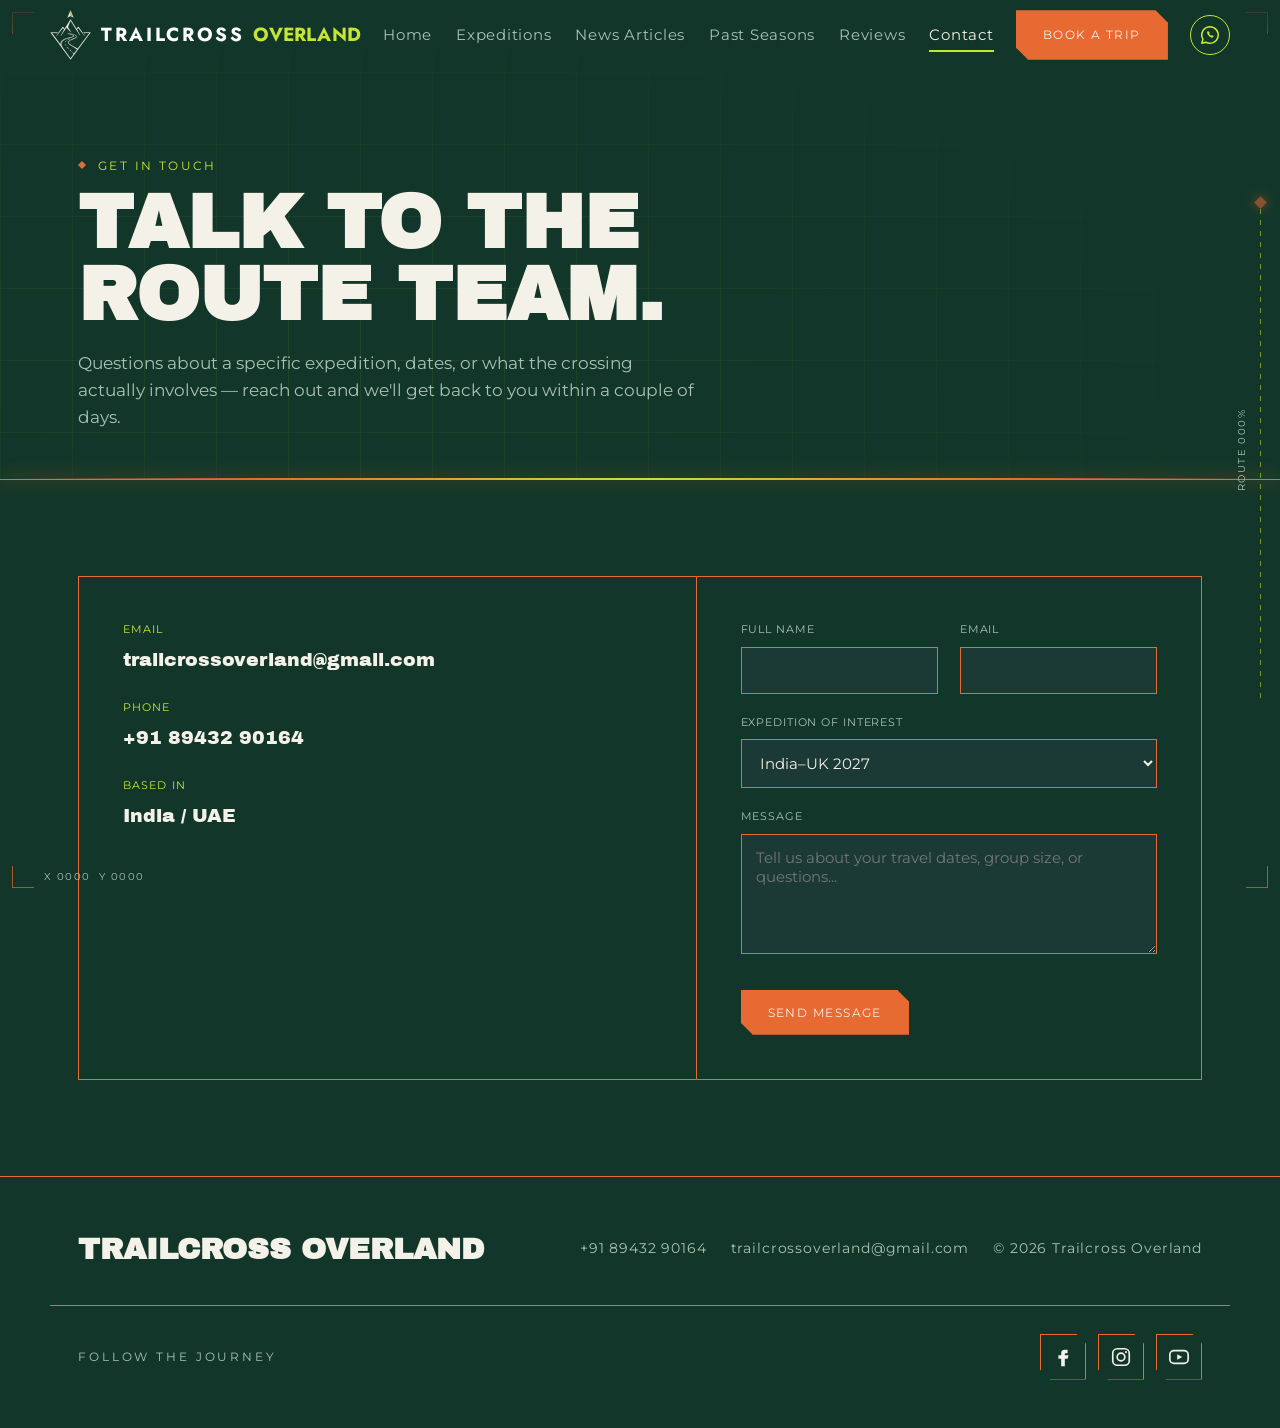
<file: contact.html>
<!DOCTYPE html>
<html lang="en">
<head>
<meta charset="UTF-8">
<meta name="viewport" content="width=device-width, initial-scale=1.0">
<title>Contact — Trailcross Overland</title>
<meta name="description" content="Get in touch with Trailcross Overland about the India–UK, UAE–India, or China Loop expeditions.">
<link rel="stylesheet" href="styles.css">
<link rel="stylesheet" href="motion.css">
<link rel="stylesheet" href="future.css">
<style>
  /* ---------- Contact-page-specific layout (uses shared theme variables) ---------- */
  .contact-wrap{
    display:grid; grid-template-columns:1.1fr 0.9fr; gap:1px;
    background:var(--line); border:1px solid var(--line);
  }
  .contact-info{ background:var(--asphalt); padding:44px clamp(20px,4vw,44px); }
  .contact-info p{ color:var(--sand-dim); line-height:1.7; margin:18px 0 36px; max-width:52ch; }
  .info-row{ display:flex; flex-direction:column; gap:24px; }
  .info-item .k{
    font-family:var(--mono); font-size:11px; letter-spacing:.1em; text-transform:uppercase;
    color:var(--teal); display:block; margin-bottom:6px;
  }
  .info-item .v{ font-family:var(--display); font-size:19px; color:var(--sand); }

  .contact-form{ background:var(--asphalt); padding:44px clamp(20px,4vw,44px); }
  .form-row{ display:grid; grid-template-columns:1fr 1fr; gap:22px; }
  @media (max-width:820px){ .contact-wrap{ grid-template-columns:1fr; } .form-row{ grid-template-columns:1fr; } }
</style>
</head>
<body>

<header class="site-header">
  <nav class="wrap nav">
    <a href="index.html" class="brand" aria-label="Trailcross Overland — home"><img src="images/trailcross-logo.png" alt="" class="brand-logo"><span class="brand-name"><span class="trail">TRAIL</span>CROSS <span class="sub">OVERLAND</span></span></a>
    <ul class="nav-links">
      <li><a href="index.html">Home</a></li>
      <li><a href="tours.html">Expeditions</a></li>
      <li><a href="index.html#news-articles">News Articles</a></li>
      <li><a href="gallery.html">Past Seasons</a></li>
      <li><a href="reviews.html">Reviews</a></li>
      <li><a href="contact.html" class="active">Contact</a></li>
    </ul>
    <a href="contact.html" class="btn solid nav-cta">Book A Trip</a>
    <a href="https://wa.me/918943290164?text=Hi%20Trailcross%20Overland%2C%20I%27d%20like%20to%20know%20more%20about%20your%20expeditions." class="nav-wa" target="_blank" rel="noopener" aria-label="Chat with us on WhatsApp" title="Chat on WhatsApp"><svg viewBox="0 0 24 24" aria-hidden="true"><path d="M12 3a9 9 0 0 0-7.7 13.6L3 21l4.5-1.2A9 9 0 1 0 12 3z" fill="none" stroke="currentColor" stroke-width="1.7" stroke-linejoin="round"/><path d="M9 8.3c-.5 1.3.1 3 1.6 4.6 1.5 1.6 3.2 2.3 4.5 1.8l1-1.1-2-1.5-.9.7c-.8-.3-1.8-1.3-2.1-2.1l.7-.9L10.3 8z" fill="currentColor"/></svg></a>
    <button class="nav-toggle" aria-expanded="false" aria-label="Toggle menu">Menu</button>
  </nav>
</header>

<section class="page-hero">
  <div class="wrap reveal">
    <div class="eyebrow">Get In Touch</div>
    <h1>Talk To The<br>Route Team.</h1>
    <p>Questions about a specific expedition, dates, or what the crossing actually involves — reach out and we'll get back to you within a couple of days.</p>
  </div>
</section>

<section class="section">
  <div class="wrap">
    <div class="contact-wrap reveal-stagger">

      <div class="contact-info">
        <div class="info-row">
          <div class="info-item"><span class="k">Email</span><span class="v">trailcrossoverland@gmail.com</span></div>
          <div class="info-item"><span class="k">Phone</span><span class="v">+91 89432 90164</span></div>
          <div class="info-item"><span class="k">Based In</span><span class="v">India / UAE</span></div>
        </div>
      </div>

      <div class="contact-form">
        <form>
          <div class="form-row">
            <div class="field"><label for="fname">Full Name</label><input type="text" id="fname" name="fname" required></div>
            <div class="field"><label for="femail">Email</label><input type="email" id="femail" name="femail" required></div>
          </div>
          <div class="field">
            <label for="froute">Expedition Of Interest</label>
            <select id="froute" name="froute">
              <option>India–UK 2027</option>
              <option>UAE–India Season 4</option>
              <option>China Loop</option>
              <option>Not sure yet</option>
            </select>
          </div>
          <div class="field">
            <label for="fmsg">Message</label>
            <textarea id="fmsg" name="fmsg" placeholder="Tell us about your travel dates, group size, or questions..."></textarea>
          </div>
          <button type="submit" class="btn solid" style="margin-top:8px; cursor:pointer; border:1px solid var(--rust); background:var(--rust);">Send Message</button>
        </form>
      </div>

    </div>
  </div>
</section>

<footer class="site-footer">
  <div class="wrap footer-grid">
    <div class="footer-brand">Trailcross Overland</div>
    <div class="footer-meta">
      <span>+91 89432 90164</span>
      <span>trailcrossoverland@gmail.com</span>
      <span>&copy; 2026 Trailcross Overland</span>
    </div>
  </div>
<div class="wrap footer-social"><span class="fs-label">Follow the journey</span><div class="fs-icons"><a href="https://www.facebook.com/" class="fs-link" target="_blank" rel="noopener" aria-label="Facebook" title="Facebook"><svg viewBox="0 0 24 24" aria-hidden="true"><path fill="currentColor" d="M14 8h3V4h-3a4 4 0 0 0-4 4v2H7v4h3v8h4v-8h3l1-4h-4V8.5c0-.3.2-.5.5-.5z"/></svg></a><a href="https://www.instagram.com/uaeoverlanders" class="fs-link" target="_blank" rel="noopener" aria-label="Instagram" title="Instagram"><svg viewBox="0 0 24 24" aria-hidden="true"><rect x="3" y="3" width="18" height="18" rx="5" fill="none" stroke="currentColor" stroke-width="1.8"/><circle cx="12" cy="12" r="4.2" fill="none" stroke="currentColor" stroke-width="1.8"/><circle cx="17.4" cy="6.6" r="1.2" fill="currentColor"/></svg></a><a href="https://www.youtube.com/" class="fs-link" target="_blank" rel="noopener" aria-label="YouTube" title="YouTube"><svg viewBox="0 0 24 24" aria-hidden="true"><rect x="2" y="5" width="20" height="14" rx="4.5" fill="none" stroke="currentColor" stroke-width="1.8"/><path d="M10 9l5.5 3L10 15z" fill="currentColor"/></svg></a></div></div>
</footer>

<script src="script.js"></script>
<script src="future.js"></script>
</body>
</html>
</file>
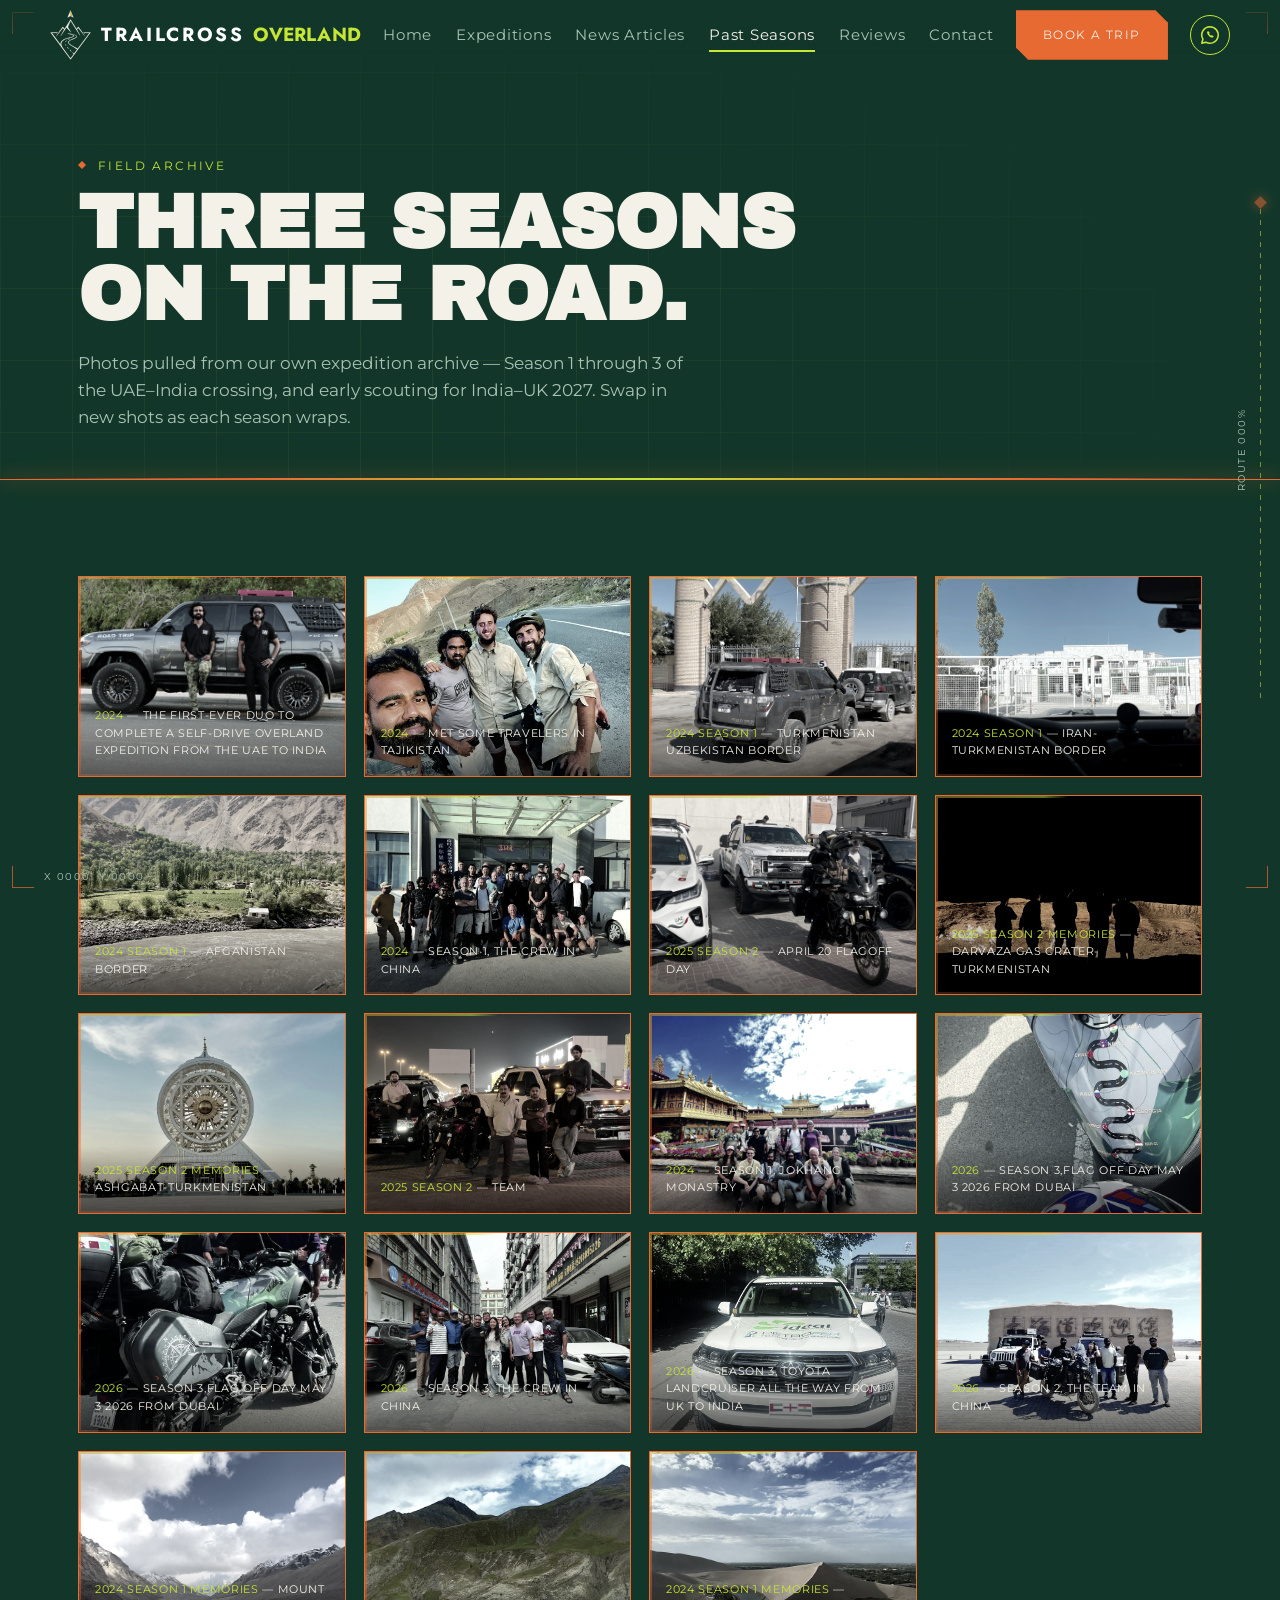
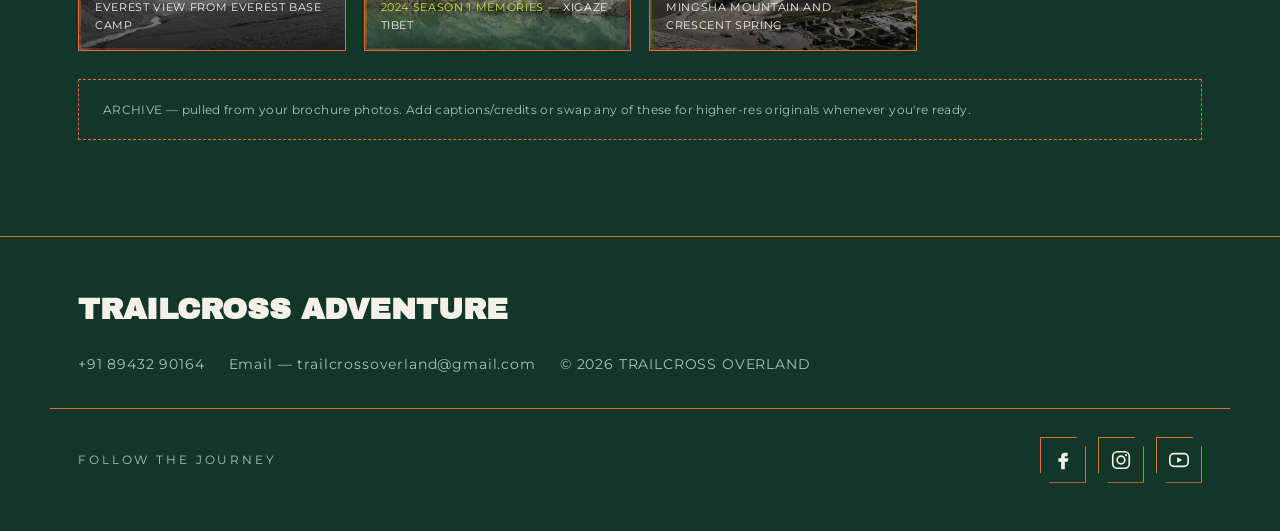
<file: gallery.html>
<!DOCTYPE html>
<html lang="en">
<head>
<meta charset="UTF-8">
<meta name="viewport" content="width=device-width, initial-scale=1.0">
<title>Past Seasons — Trailcross Overland</title>
<meta name="description" content="Photos from past Overlanding Adventures expeditions — three UAE-India seasons and the road to India-UK 2027.">
<link rel="stylesheet" href="styles.css">
<link rel="stylesheet" href="motion.css">
<link rel="stylesheet" href="future.css">
</head>
<body>

<header class="site-header">
  <nav class="wrap nav">
    <a href="index.html" class="brand" aria-label="Trailcross Overland — home"><img src="images/trailcross-logo.png" alt="" class="brand-logo"><span class="brand-name"><span class="trail">TRAIL</span>CROSS <span class="sub">OVERLAND</span></span></a>
    <ul class="nav-links">
      <li><a href="index.html">Home</a></li>
      <li><a href="tours.html">Expeditions</a></li>
      <li><a href="index.html#news-articles">News Articles</a></li>
      <li><a href="gallery.html" class="active">Past Seasons</a></li>
      <li><a href="reviews.html">Reviews</a></li>
      <li><a href="contact.html">Contact</a></li>
    </ul>
    <a href="contact.html" class="btn solid nav-cta">Book A Trip</a>
    <a href="https://wa.me/918943290164?text=Hi%20Trailcross%20Overland%2C%20I%27d%20like%20to%20know%20more%20about%20your%20expeditions." class="nav-wa" target="_blank" rel="noopener" aria-label="Chat with us on WhatsApp" title="Chat on WhatsApp"><svg viewBox="0 0 24 24" aria-hidden="true"><path d="M12 3a9 9 0 0 0-7.7 13.6L3 21l4.5-1.2A9 9 0 1 0 12 3z" fill="none" stroke="currentColor" stroke-width="1.7" stroke-linejoin="round"/><path d="M9 8.3c-.5 1.3.1 3 1.6 4.6 1.5 1.6 3.2 2.3 4.5 1.8l1-1.1-2-1.5-.9.7c-.8-.3-1.8-1.3-2.1-2.1l.7-.9L10.3 8z" fill="currentColor"/></svg></a>
    <button class="nav-toggle" aria-expanded="false" aria-label="Toggle menu">Menu</button>
  </nav>
</header>

<section class="page-hero">
  <div class="wrap reveal">
    <div class="eyebrow">Field Archive</div>
    <h1>Three seasons<br>on the road.</h1>
    <p>Photos pulled from our own expedition archive — Season 1 through 3 of the UAE–India crossing, and early scouting for India–UK 2027. Swap in new shots as each season wraps.</p>
  </div>
</section>

<section class="section">
  <div class="wrap">
    <div class="gallery-grid reveal-stagger">
      <div class="plate photo"><img src="images/desert-convoy-wide.jpg" alt="Season 1 desert convoy"><div class="plate-info"><span class="yr">2024</span> — The First-Ever Duo to Complete a Self-Drive Overland Expedition from the UAE to India</div></div>
      <div class="plate photo"><img src="images/vehicle-portrait-desert.jpg" alt="Season 1 crew and vehicle"><div class="plate-info"><span class="yr">2024</span> — Met some travelers in Tajikistan</div></div>
<div class="plate photo"><img src="images/turk-uzbek border.jpg" alt="turk-uzbek border"><div class="plate-info"><span class="yr">2024 Season 1</span> — Turkmenistan Uzbekistan border</div></div>
<div class="plate photo"><img src="images/iran-turk border.jpg" alt="irak-turk border"><div class="plate-info"><span class="yr">2024 Season 1</span> — Iran-Turkmenistan border</div></div>
<div class="plate photo"><img src="images/afganistan.JPG" alt="afganistan"><div class="plate-info"><span class="yr">2024 Season 1</span> — Afganistan border</div></div>
      <div class="plate photo"><img src="images/team-photo-desert.jpg" alt="Season 1 team photo"><div class="plate-info"><span class="yr">2024</span> — Season 1, The Crew in china</div></div>
<div class="plate photo"><img src="images/season2flagoff.jpg" alt="season2flagoff"><div class="plate-info"><span class="yr">2025 Season 2 </span> — April 20 Flagoff Day</div></div>
<div class="plate photo"><img src="images/season2turkmenistan.JPG" alt="season2turkmenistan"><div class="plate-info"><span class="yr">2025 Season 2 Memories </span> — Darvaza Gas Crater-Turkmenistan</div></div>
<div class="plate photo"><img src="images/2season2.JPG" alt="2season2"><div class="plate-info"><span class="yr">2025 Season 2 Memories </span> — Ashgabat-Turkmenistan</div></div>
<div class="plate photo"><img src="images/season2team.jpg" alt="season2team"><div class="plate-info"><span class="yr">2025 Season 2 </span> — Team</div></div>
      <div class="plate photo"><img src="images/convoy-wide-mountains.jpg" alt="Season 2 mountain convoy"><div class="plate-info"><span class="yr">2024</span> — Season 1, Jokhang Monastry</div></div>
      <div class="plate photo"><img src="images/bike-team-snow.jpg" alt="Season 2 motorcycle riders"><div class="plate-info"><span class="yr">2026</span> — Season 3,Flag off day May 3 2026 from Dubai</div></div>
      <div class="plate photo"><img src="images/motorcycle-snow-rider.jpg" alt="Season 2 motorcycle in snow"><div class="plate-info"><span class="yr">2026</span> — Season 3,Flag off day May 3 2026 from Dubai</div></div>
      <div class="plate photo"><img src="images/niken-gt-road-wide.jpg" alt="Season 3 Yamaha Niken GT"><div class="plate-info"><span class="yr">2026</span> — Season 3, The crew in China</div></div>
      <div class="plate photo"><img src="images/niken-gt-portrait.jpg" alt="Season 3 Niken GT portrait"><div class="plate-info"><span class="yr">2026</span> — Season 3, Toyota Landcruiser all the way from UK to INDIA</div></div>
      <div class="plate photo"><img src="images/group-photo-mountains.jpg" alt="Group photo in the mountains"><div class="plate-info"><span class="yr">2026</span> — Season 2, The Team in China</div></div>
      <div class="plate photo"><img src="images/nepal-lake-pokhara.jpg" alt="Phewa Lake, Pokhara, Nepal"><div class="plate-info"><span class="yr">2024 Season 1 Memories</span> — Mount Everest view from Everest Base Camp</div></div>
      <div class="plate photo"><img src="images/tibet-plateau-1.jpg" alt="Tibetan plateau near Everest"><div class="plate-info"><span class="yr">2024 Season 1 Memories</span> — Xigaze-Tibet</div></div>
      <div class="plate photo"><img src="images/gobi-desert-1.jpg" alt="Gobi Desert crossing"><div class="plate-info"><span class="yr">2024 Season 1 Memories </span> — Mingsha Mountain and Crescent Spring</div></div>
    </div>

    <div class="gallery-note">
      ARCHIVE — pulled from your brochure photos. Add captions/credits or swap any of these for higher-res originals whenever you're ready.
    </div>
  </div>
</section>

<footer class="site-footer">
  <div class="wrap footer-grid">
    <div class="footer-brand">TRAILCROSS ADVENTURE</div>
    <div class="footer-meta">
      <span>+91 89432 90164</span>
      <span>Email — trailcrossoverland@gmail.com</span>
      <span>&copy; 2026 TRAILCROSS OVERLAND</span>
    </div>
  </div>
<div class="wrap footer-social"><span class="fs-label">Follow the journey</span><div class="fs-icons"><a href="https://www.facebook.com/" class="fs-link" target="_blank" rel="noopener" aria-label="Facebook" title="Facebook"><svg viewBox="0 0 24 24" aria-hidden="true"><path fill="currentColor" d="M14 8h3V4h-3a4 4 0 0 0-4 4v2H7v4h3v8h4v-8h3l1-4h-4V8.5c0-.3.2-.5.5-.5z"/></svg></a><a href="https://www.instagram.com/" class="fs-link" target="_blank" rel="noopener" aria-label="Instagram" title="Instagram"><svg viewBox="0 0 24 24" aria-hidden="true"><rect x="3" y="3" width="18" height="18" rx="5" fill="none" stroke="currentColor" stroke-width="1.8"/><circle cx="12" cy="12" r="4.2" fill="none" stroke="currentColor" stroke-width="1.8"/><circle cx="17.4" cy="6.6" r="1.2" fill="currentColor"/></svg></a><a href="https://www.youtube.com/" class="fs-link" target="_blank" rel="noopener" aria-label="YouTube" title="YouTube"><svg viewBox="0 0 24 24" aria-hidden="true"><rect x="2" y="5" width="20" height="14" rx="4.5" fill="none" stroke="currentColor" stroke-width="1.8"/><path d="M10 9l5.5 3L10 15z" fill="currentColor"/></svg></a></div></div>
</footer>

<script src="script.js"></script>
<script src="future.js"></script>
</body>
</html>
</file>
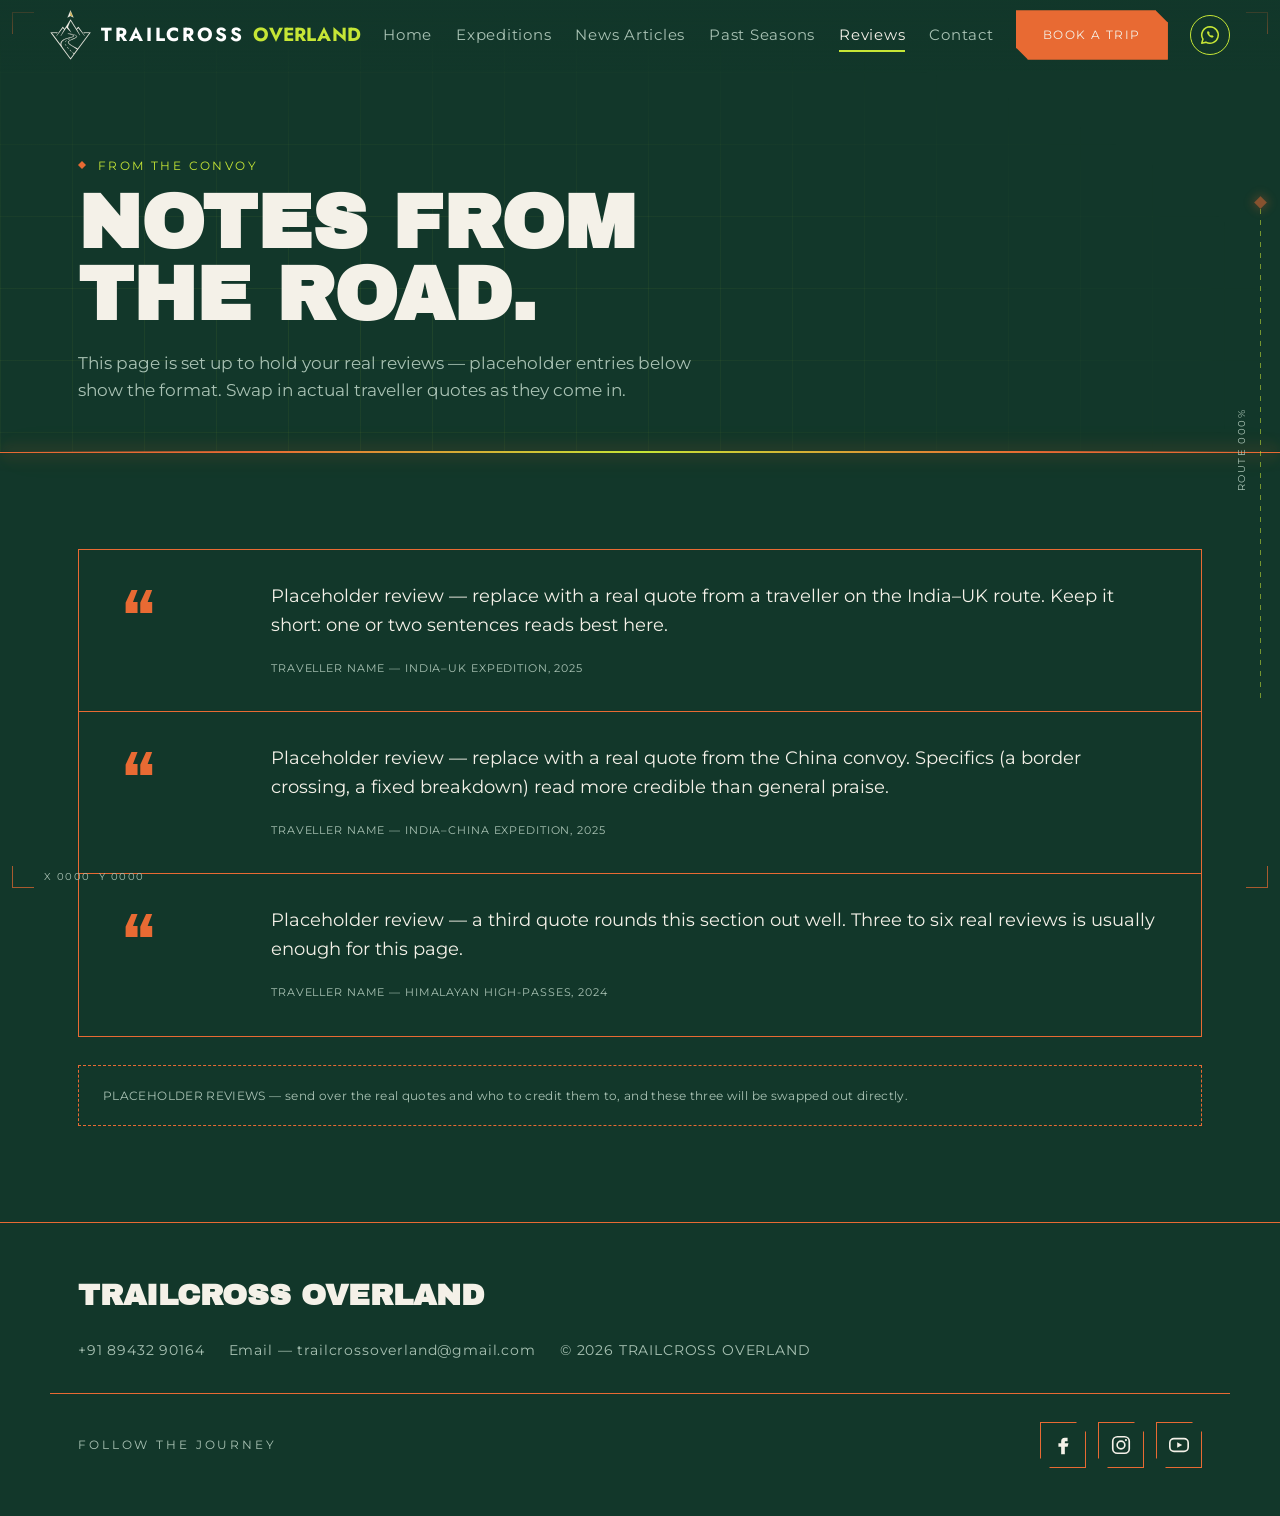
<file: reviews.html>
<!DOCTYPE html>
<html lang="en">
<head>
<meta charset="UTF-8">
<meta name="viewport" content="width=device-width, initial-scale=1.0">
<title>Reviews — Trailcross Overland</title>
<meta name="description" content="What travellers say after driving with Overlanding Adventures.">
<link rel="stylesheet" href="styles.css">
<link rel="stylesheet" href="motion.css">
<link rel="stylesheet" href="future.css">
</head>
<body>

<header class="site-header">
  <nav class="wrap nav">
    <a href="index.html" class="brand" aria-label="Trailcross Overland — home"><img src="images/trailcross-logo.png" alt="" class="brand-logo"><span class="brand-name"><span class="trail">TRAIL</span>CROSS <span class="sub">OVERLAND</span></span></a>
    <ul class="nav-links">
      <li><a href="index.html">Home</a></li>
      <li><a href="tours.html">Expeditions</a></li>
      <li><a href="index.html#news-articles">News Articles</a></li>
      <li><a href="gallery.html">Past Seasons</a></li>
      <li><a href="reviews.html" class="active">Reviews</a></li>
      <li><a href="contact.html">Contact</a></li>
    </ul>
    <a href="contact.html" class="btn solid nav-cta">Book A Trip</a>
    <a href="https://wa.me/918943290164?text=Hi%20Trailcross%20Overland%2C%20I%27d%20like%20to%20know%20more%20about%20your%20expeditions." class="nav-wa" target="_blank" rel="noopener" aria-label="Chat with us on WhatsApp" title="Chat on WhatsApp"><svg viewBox="0 0 24 24" aria-hidden="true"><path d="M12 3a9 9 0 0 0-7.7 13.6L3 21l4.5-1.2A9 9 0 1 0 12 3z" fill="none" stroke="currentColor" stroke-width="1.7" stroke-linejoin="round"/><path d="M9 8.3c-.5 1.3.1 3 1.6 4.6 1.5 1.6 3.2 2.3 4.5 1.8l1-1.1-2-1.5-.9.7c-.8-.3-1.8-1.3-2.1-2.1l.7-.9L10.3 8z" fill="currentColor"/></svg></a>
    <button class="nav-toggle" aria-expanded="false" aria-label="Toggle menu">Menu</button>
  </nav>
</header>

<section class="page-hero">
  <div class="wrap reveal">
    <div class="eyebrow">From the Convoy</div>
    <h1>Notes from<br>the road.</h1>
    <p>This page is set up to hold your real reviews — placeholder entries below show the format. Swap in actual traveller quotes as they come in.</p>
  </div>
</section>

<section class="section">
  <div class="wrap">
    <div class="review-list reveal-stagger">
      <div class="review">
        <div class="quote-mark">“</div>
        <div>
          <blockquote>Placeholder review — replace with a real quote from a traveller on the India–UK route. Keep it short: one or two sentences reads best here.</blockquote>
          <cite>Traveller Name — India–UK Expedition, 2025</cite>
        </div>
      </div>
      <div class="review">
        <div class="quote-mark">“</div>
        <div>
          <blockquote>Placeholder review — replace with a real quote from the China convoy. Specifics (a border crossing, a fixed breakdown) read more credible than general praise.</blockquote>
          <cite>Traveller Name — India–China Expedition, 2025</cite>
        </div>
      </div>
      <div class="review">
        <div class="quote-mark">“</div>
        <div>
          <blockquote>Placeholder review — a third quote rounds this section out well. Three to six real reviews is usually enough for this page.</blockquote>
          <cite>Traveller Name — Himalayan High-Passes, 2024</cite>
        </div>
      </div>
    </div>

    <div class="gallery-note">
      PLACEHOLDER REVIEWS — send over the real quotes and who to credit them to, and these three will be swapped out directly.
    </div>
  </div>
</section>

<footer class="site-footer">
  <div class="wrap footer-grid">
    <div class="footer-brand">TRAILCROSS OVERLAND</div>
    <div class="footer-meta">
      <span>+91 89432 90164</span>
      <span>Email — trailcrossoverland@gmail.com</span>
      <span>&copy; 2026 TRAILCROSS OVERLAND</span>
    </div>
  </div>
<div class="wrap footer-social"><span class="fs-label">Follow the journey</span><div class="fs-icons"><a href="https://www.facebook.com/" class="fs-link" target="_blank" rel="noopener" aria-label="Facebook" title="Facebook"><svg viewBox="0 0 24 24" aria-hidden="true"><path fill="currentColor" d="M14 8h3V4h-3a4 4 0 0 0-4 4v2H7v4h3v8h4v-8h3l1-4h-4V8.5c0-.3.2-.5.5-.5z"/></svg></a><a href="https://www.instagram.com/" class="fs-link" target="_blank" rel="noopener" aria-label="Instagram" title="Instagram"><svg viewBox="0 0 24 24" aria-hidden="true"><rect x="3" y="3" width="18" height="18" rx="5" fill="none" stroke="currentColor" stroke-width="1.8"/><circle cx="12" cy="12" r="4.2" fill="none" stroke="currentColor" stroke-width="1.8"/><circle cx="17.4" cy="6.6" r="1.2" fill="currentColor"/></svg></a><a href="https://www.youtube.com/" class="fs-link" target="_blank" rel="noopener" aria-label="YouTube" title="YouTube"><svg viewBox="0 0 24 24" aria-hidden="true"><rect x="2" y="5" width="20" height="14" rx="4.5" fill="none" stroke="currentColor" stroke-width="1.8"/><path d="M10 9l5.5 3L10 15z" fill="currentColor"/></svg></a></div></div>
</footer>

<script src="script.js"></script>
<script src="future.js"></script>
</body>
</html>
</file>
<file: styles.css>
@import url('https://fonts.googleapis.com/css2?family=Archivo+Black&family=Inter:ital,wght@0,100..900;1,100..900&family=IBM+Plex+Mono:wght@400;500;600&display=swap');

:root{
  --asphalt:#12372A;
  --asphalt-2: #1B3A35;
  --rust: #E86A33;
  --rust-bright: #C6E636;
  --khaki: #C6E636;
  --sand: #F4F1E8;
  --sand-dim: #A9C2B4;
  --teal: #C6E636;
  --signal: #C6E636;
  --line: #E86A33;
  --header-h: 70px;

  --display: 'Archivo Black', 'Inter', system-ui, sans-serif;
  --body: 'montserrat', Georgia, serif;
  --mono: 'montserrat', 'Courier New', monospace;
}

*{ box-sizing:border-box; margin:0; padding:0; }
html{ scroll-behavior:smooth; }
body{
  background:var(--asphalt);
  color:var(--sand);
  font-family:var(--body);
  line-height:1.6;
  -webkit-font-smoothing:antialiased;
}
img{ max-width:100%; display:block; }
a{ color:inherit; text-decoration:none; }
ul{ list-style:none; }

@media (prefers-reduced-motion: reduce){
  *{ animation-duration:0.01ms !important; animation-iteration-count:1 !important; transition-duration:0.01ms !important; scroll-behavior:auto !important; }
}

:focus-visible{
  outline:2px solid var(--signal);
  outline-offset:3px;
}

.wrap{
  max-width:1180px;
  margin:0 auto;
  padding:0 28px;
}

/* ---------- Topo texture ---------- */
.topo{
  position:absolute; inset:0;
  opacity:0.06;
  pointer-events:none;
  background-image:
    repeating-radial-gradient(circle at 20% 30%, transparent 0, transparent 26px, var(--sand) 27px, transparent 28px),
    repeating-radial-gradient(circle at 80% 70%, transparent 0, transparent 40px, var(--sand) 41px, transparent 42px);
}

/* ---------- Header / Nav ---------- */
.site-header{
  position:fixed; top:0; left:0; right:0; z-index:200;
  background:var(--asphalt);
  border-bottom:1px solid var(--rust);
}
.nav{
  display:flex; align-items:center; justify-content:space-between;
  gap:32px;
  padding:10px 0;
}
.brand{
  font-family:var(--display);
  font-weight:400;
  font-size:22px;
  letter-spacing:0.01em;
  display:flex; align-items:center; gap:10px;
  text-transform:uppercase;
  flex-shrink:0;
}
.brand .mark{
  color:var(--rust-bright);
}
.brand .sub{
  font-family:var(--display);
  font-weight:400;
  font-size:inherit;
  letter-spacing:0.01em;
  color:var(--rust-bright);
  text-transform:uppercase;
}
.nav-links{
  display:flex; gap:26px;
  font-family:var(--mono);
  font-weight:400;
  font-size:15px;
  letter-spacing:0.05em;
}
.nav-links a{
  position:relative;
  padding:6px 0;
  color:var(--sand-dim);
  transition:color .2s ease;
  white-space:nowrap;
}
.nav-links a:hover, .nav-links a.active{ color:var(--sand); }
.nav-links a.active::after{
  content:"";
  position:absolute; left:0; bottom:-2px;
  width:100%; height:2px;
  background:var(--rust-bright);
}
.nav-toggle{
  display:none;
  background:none; border:1px solid var(--line); color:var(--sand);
  font-family:var(--mono); font-size:11px; letter-spacing:.1em;
  padding:8px 12px; cursor:pointer; text-transform:uppercase;
}
@media (max-width:900px){ .nav .btn.nav-cta{ display:none; } }
.nav-cta{ flex-shrink:0; }

/* ---------- Hero route thread (decorative vertical line) ---------- */
.route-thread{
  position:absolute; top:0; bottom:0; left:50%;
  width:1px; z-index:2;
  background-image:repeating-linear-gradient(to bottom, var(--rust-bright) 0 6px, transparent 6px 14px);
  opacity:0.55;
  pointer-events:none;
}
@media (max-width:820px){ .route-thread{ display:none; } }

@media (max-width: 900px){
  .nav-links{
    position:fixed; inset:var(--header-h) 0 auto 0;
    flex-direction:column; gap:0;
    background:var(--asphalt);
    border-bottom:1px solid var(--line);
    transform:translateY(-120%);
    visibility:hidden;
    transition:transform .25s ease, visibility 0s .25s;
  }
  .nav-links.open{ transform:translateY(0); visibility:visible; transition:transform .25s ease, visibility 0s; }
  .nav-links a{ display:block; padding:16px 28px; border-bottom:1px solid var(--line); }
  .nav-toggle{ display:block; }
}

/* ---------- Buttons ---------- */
.btn{
  display:inline-flex; align-items:center; gap:10px;
  font-family:var(--mono); font-size:12px; letter-spacing:.12em; text-transform:uppercase;
  padding:14px 26px;
  border:1px solid var(--rust-bright);
  color:var(--sand);
  white-space:nowrap;
  transition:background .2s ease, color .2s ease, transform .2s ease;
}
.btn:hover{ background:var(--rust-bright); color:var(--asphalt); transform:translateY(-2px); }
.btn.solid{ background:var(--rust); border-color:var(--rust); }
.btn.solid:hover{ background:transparent; color:var(--rust); }
.btn.ghost{ border-color:var(--line); }
.btn.ghost:hover{ background:var(--sand); color:var(--asphalt); border-color:var(--sand); }

/* ---------- Hero ---------- */
.hero{
  position:relative;
  padding:96px 0 80px;
  overflow:hidden;
  border-bottom:1px solid var(--line);
}
.hero-eyebrow{
  font-family:var(--mono); font-size:14px;
  font-weight:600;
  letter-spacing:.2em; text-transform:uppercase;
  color:var(--signal);
  margin-bottom:20px;
}
.hero h1{
  font-family:var(--display);
  font-size:clamp(52px, 9vw, 118px);
  line-height:0.92;
  letter-spacing:0.01em;
  max-width:16ch;
  text-transform:uppercase;
}
.hero h1 .stroke{
  -webkit-text-stroke:2px var(--sand);
  color:transparent;
}
.hero h1 .accent-fill{
  color:var(--rust);
}
.hero p.lede{
  margin-top:26px;
  max-width:52ch;
  font-size:19px;
  color:var(--sand-dim);
}
.hero-actions{
  margin-top:36px;
  display:flex; gap:16px; flex-wrap:wrap;
}

/* route map */
.route-map{
  margin-top:64px;
  border:1px solid var(--line);
  background:var(--asphalt-2);
  padding:32px clamp(16px,4vw,48px) 24px;
}
.route-map svg{ width:100%; height:auto; display:block; }
.route-caption{
  display:flex; justify-content:space-between; flex-wrap:wrap; gap:8px;
  margin-top:18px;
  font-family:var(--mono); font-size:11px; letter-spacing:.08em; text-transform:uppercase;
  color:var(--sand-dim);
}

/* ---------- Stats strip ---------- */
.stats{
  border-bottom:1px solid var(--line);
  background:var(--asphalt-2);
}
.stats-grid{
  display:grid;
  grid-template-columns:repeat(4,1fr);
}
.stat{
  padding:32px 24px;
  border-left:1px solid var(--line);
  text-align:center;
}
.stat:first-child{ border-left:none; }
.stat .num{
  font-family:var(--display);
  font-size:42px;
  color:var(--rust-bright);
}
.stat .label{
  font-family:var(--mono); font-size:11px; letter-spacing:.1em; text-transform:uppercase;
  color:var(--sand-dim);
  margin-top:6px;
}
@media (max-width:700px){
  .stats-grid{ grid-template-columns:repeat(2,1fr); }
  .stat:nth-child(3){ border-left:none; }
}

/* ---------- Section shell ---------- */
.section{ padding:96px 0; border-bottom:1px solid var(--line); }
.section.tight{ padding:72px 0; }
.section-head{ margin-bottom:56px; max-width:64ch; }
.eyebrow{
  font-family:var(--mono); font-size:12px; letter-spacing:.2em; text-transform:uppercase;
  color:var(--signal); margin-bottom:14px;
}
.section-head h2{
  font-family:var(--display);
  font-size:clamp(34px,5vw,56px);
  line-height:1;
  text-transform:uppercase;
}
.section-head p{ margin-top:16px; color:var(--sand-dim); font-size:17px; max-width:56ch; }

/* ---------- Tour / dossier cards ---------- */
.dossier-grid{
  display:grid;
  grid-template-columns:repeat(auto-fit, minmax(320px,1fr));
  gap:1px;
  background:var(--line);
  border:1px solid var(--line);
}
.dossier{
  position:relative;
  background:var(--asphalt);
  padding:36px 32px 32px;
}
.dossier-route{
  font-family:var(--mono); font-size:11px; letter-spacing:.1em; text-transform:uppercase;
  color:var(--teal);
  margin-bottom:10px;
}
.dossier h3{
  font-family:var(--display);
  font-size:30px;
  letter-spacing:.01em;
  margin-bottom:14px;
  text-transform:uppercase;
}
.dossier p{ color:var(--sand-dim); font-size:15px; margin-bottom:22px; }
.dossier-meta{
  display:grid; grid-template-columns:repeat(3,1fr);
  gap:14px;
  font-family:var(--mono); font-size:11px; text-transform:uppercase; letter-spacing:.06em;
  border-top:1px solid var(--line); padding-top:18px;
  margin-bottom:24px;
}
.dossier-meta .k{ color:var(--sand-dim); display:block; margin-bottom:4px; font-size:10px; }
.dossier-meta .v{ color:var(--sand); font-size:13px; }

/* ---------- Itemized brochure lists (inclusions/exclusions) ---------- */
.brochure-list{ margin-top:4px; }
.brochure-list li{
  display:flex; gap:14px; align-items:flex-start;
  padding:12px 0; border-top:1px solid var(--line);
  font-size:14px; color:var(--sand-dim); line-height:1.55;
}
.brochure-list li:first-child{ border-top:none; }
.brochure-list .bl-num{
  font-family:var(--mono); font-size:11px; color:var(--rust-bright);
  flex-shrink:0; padding-top:2px;
}
.brochure-list strong{ color:var(--sand); font-weight:600; }

/* ---------- Clickable dossier card ---------- */
.dossier-link{ color:inherit; text-decoration:none; display:block; transition:background .2s ease; }
.dossier-link:hover{ background:var(--asphalt-2); }
.dossier-link .btn{ pointer-events:none; }

/* the stamp */
.stamp{
  position:absolute; top:26px; right:28px;
  width:78px; height:78px;
  border:2px solid var(--rust-bright);
  border-radius:50%;
  transform:rotate(-14deg);
  display:flex; align-items:center; justify-content:center;
  text-align:center;
  color:var(--rust-bright);
  font-family:var(--mono);
  font-size:8px;
  letter-spacing:.06em;
  text-transform:uppercase;
  line-height:1.3;
  opacity:0.85;
}
.stamp::before{
  content:"";
  position:absolute; inset:6px;
  border:1px dashed var(--rust-bright);
  border-radius:50%;
  opacity:0.6;
}

/* ---------- Gallery ---------- */
.gallery-grid{
  display:grid;
  grid-template-columns:repeat(auto-fit, minmax(260px,1fr));
  gap:18px;
}
.plate{
  aspect-ratio:4/3;
  position:relative;
  overflow:hidden;
  border:1px solid var(--line);
  display:flex; align-items:flex-end;
}
.plate .grain{
  position:absolute; inset:0;
}
.plate .plate-info{
  position:relative; z-index:2;
  padding:16px;
  width:100%;
  background:linear-gradient(to top, rgba(0,0,0,0.6), transparent);
  font-family:var(--mono); font-size:11px; letter-spacing:.06em; text-transform:uppercase;
}
.plate .plate-info .yr{ color:var(--signal); }

.gallery-note{
  margin-top:28px;
  border:1px dashed var(--line);
  padding:20px 24px;
  font-family:var(--mono); font-size:12px; color:var(--sand-dim); letter-spacing:.03em;
}

/* ---------- Reviews ---------- */
.review-list{
  display:grid;
  gap:1px;
  background:var(--line);
  border:1px solid var(--line);
}
.review{
  background:var(--asphalt);
  padding:32px clamp(20px,4vw,44px);
  display:grid;
  grid-template-columns:120px 1fr;
  gap:28px;
}
.review .quote-mark{
  font-family:var(--display);
  font-size:64px;
  color:var(--rust);
  line-height:1;
}
.review blockquote{ font-size:18px; color:var(--sand); margin-bottom:14px; }
.review cite{
  font-style:normal;
  font-family:var(--mono); font-size:11px; letter-spacing:.08em; text-transform:uppercase;
  color:var(--sand-dim);
}
@media (max-width:640px){
  .review{ grid-template-columns:1fr; }
  .review .quote-mark{ font-size:40px; }
}

/* ---------- Contact ---------- */
.contact-grid{
  display:grid;
  grid-template-columns:1.1fr 0.9fr;
  gap:1px;
  background:var(--line);
  border:1px solid var(--line);
}
.contact-panel{ background:var(--asphalt); padding:44px clamp(20px,4vw,44px); }
.contact-panel h3{ font-family:var(--display); font-size:26px; margin-bottom:20px; letter-spacing:.02em; text-transform:uppercase; }
.contact-line{
  display:flex; justify-content:space-between; align-items:baseline;
  padding:16px 0; border-top:1px solid var(--line);
  font-family:var(--mono); font-size:13px; letter-spacing:.03em;
}
.contact-line:first-of-type{ border-top:none; }
.contact-line .k{ color:var(--sand-dim); text-transform:uppercase; font-size:11px; }
.contact-line .v{ color:var(--sand); }
.contact-line .v.pending{ color:var(--khaki); font-style:italic; }

.field{ margin-bottom:20px; }
.field label{
  display:block; font-family:var(--mono); font-size:11px; letter-spacing:.08em; text-transform:uppercase;
  color:var(--sand-dim); margin-bottom:8px;
}
.field input, .field textarea, .field select{
  width:100%;
  background:var(--asphalt-2);
  border:1px solid var(--line);
  color:var(--sand);
  padding:13px 14px;
  font-family:var(--body); font-size:15px;
}
.field textarea{ min-height:120px; resize:vertical; }
.field input:focus, .field textarea:focus, .field select:focus{ border-color:var(--rust-bright); }
.form-note{
  margin-top:18px;
  font-family:var(--mono); font-size:11px; color:var(--sand-dim);
}

/* ---------- Footer ---------- */
.site-footer{
  padding:48px 0;
}
.footer-grid{
  display:flex; justify-content:space-between; align-items:center; flex-wrap:wrap; gap:20px;
}
.footer-brand{
  font-family:var(--display); font-size:30px;
  font-weight:700;
  text-transform:uppercase;
}
.footer-meta{
  font-family:var(--mono); font-size:14px; letter-spacing:.06em; color:var(--sand-dim);
  display:flex; gap:24px; flex-wrap:wrap;
}

/* ---------- Page hero (inner pages) ---------- */
.page-hero{
  padding:156px 0 48px;
  border-bottom:1px solid var(--line);
}
.page-hero .eyebrow{ margin-bottom:12px; }
.page-hero h1{
  font-family:var(--display);
  font-size:clamp(40px,7vw,76px);
  line-height:0.95;
  text-transform:uppercase;
}
.page-hero p{ margin-top:18px; max-width:56ch; color:var(--sand-dim); font-size:17px; }
</file>
<file: motion.css>
/* ============================================================
   MOTION GRAPHICS + EXPEDITION DOSSIER ADDITIONS
   ============================================================ */

/* ---------- Scroll reveal ---------- */
.reveal{
  opacity:0;
  transform:translateY(28px);
  transition:opacity .8s cubic-bezier(.16,.84,.44,1), transform .8s cubic-bezier(.16,.84,.44,1);
}
.reveal.in{
  opacity:1;
  transform:translateY(0);
}
.reveal-stagger > *{
  opacity:0;
  transform:translateY(24px);
  transition:opacity .7s cubic-bezier(.16,.84,.44,1), transform .7s cubic-bezier(.16,.84,.44,1);
}
.reveal-stagger.in > *{ opacity:1; transform:translateY(0); }
.reveal-stagger.in > *:nth-child(1){ transition-delay:0s; }
.reveal-stagger.in > *:nth-child(2){ transition-delay:.09s; }
.reveal-stagger.in > *:nth-child(3){ transition-delay:.18s; }
.reveal-stagger.in > *:nth-child(4){ transition-delay:.27s; }
.reveal-stagger.in > *:nth-child(5){ transition-delay:.36s; }
.reveal-stagger.in > *:nth-child(6){ transition-delay:.45s; }

@media (prefers-reduced-motion: reduce){
  .reveal, .reveal-stagger > *{ opacity:1 !important; transform:none !important; transition:none !important; }
}

/* ---------- Animated counters ---------- */
.count{ font-variant-numeric:tabular-nums; }

/* ---------- Photo hero (real image, dark gradient) ---------- */
.photo-hero{
  position:relative;
  min-height:640px;
  display:flex; align-items:flex-end;
  overflow:hidden;
  border-bottom:1px solid var(--line);
  background-size:cover;
  background-position:center 30%;
}
.photo-hero .photo-hero-img{
  position:absolute; inset:0;
  width:100%; height:100%;
  object-fit:cover;
  object-position:center 25%;
  transform:scale(1.08);
  animation:heroZoom 18s ease-out forwards;
}
@keyframes heroZoom{
  from{ transform:scale(1.08); }
  to{ transform:scale(1); }
}
.photo-hero::after{
  content:"";
  position:absolute; inset:0;
  background:linear-gradient(180deg, rgba(27,25,23,0.35) 0%, rgba(27,25,23,0.55) 45%, var(--asphalt) 96%);
  z-index:1;
}
.photo-hero .wrap{ position:relative; z-index:2; padding-bottom:64px; width:100%; }

/* ---------- Country marquee (motion ticker) ---------- */
.marquee{
  border-bottom:1px solid var(--line);
  background:var(--asphalt-2);
  overflow:hidden;
  padding:14px 0;
}
.marquee-track{
  display:flex;
  width:max-content;
  gap:0;
  animation:marqueeScroll 34s linear infinite;
}
.marquee:hover .marquee-track{ animation-play-state:paused; }
.marquee-track span{
  font-family:var(--mono); font-size:12px; letter-spacing:.16em; text-transform:uppercase;
  color:var(--sand-dim);
  padding:0 28px;
  white-space:nowrap;
  border-right:1px solid var(--line);
}
.marquee-track span.hl{ color:var(--rust-bright); }
@keyframes marqueeScroll{
  from{ transform:translateX(0); }
  to{ transform:translateX(-50%); }
}

/* ---------- Expedition dossier (full detail page section) ---------- */
.expedition{
  padding:96px 0;
  border-bottom:1px solid var(--line);
}
.expedition:nth-of-type(even){ background:var(--asphalt-2); }

.exp-head{
  display:grid;
  grid-template-columns:1.3fr 1fr;
  gap:56px;
  align-items:end;
  margin-bottom:48px;
}
.exp-head .dossier-route{ margin-bottom:12px; }
.exp-head h2{
  font-family:var(--display);
  font-size:clamp(36px,5.2vw,64px);
  line-height:0.98;
}
.exp-head p{ margin-top:18px; color:var(--sand-dim); font-size:16px; max-width:60ch; }
.exp-stats{
  display:grid; grid-template-columns:repeat(2,1fr);
  gap:1px;
  background:var(--line);
  border:1px solid var(--line);
}
.exp-stats div{
  background:var(--asphalt);
  padding:18px 20px;
}
.expedition:nth-of-type(even) .exp-stats div{ background:var(--asphalt-2); }
.exp-stats .num{ font-family:var(--display); font-size:34px; color:var(--rust-bright); line-height:1; }
.exp-stats .lbl{ font-family:var(--mono); font-size:10px; letter-spacing:.1em; text-transform:uppercase; color:var(--sand-dim); margin-top:6px; }

@media (max-width:820px){
  .exp-head{ grid-template-columns:1fr; }
}

/* ---------- Photo strip ---------- */
.photo-strip{
  display:grid;
  grid-template-columns:1.4fr 1fr 1fr;
  gap:14px;
  margin-bottom:56px;
}
.photo-strip .ph{
  position:relative;
  overflow:hidden;
  aspect-ratio:4/3;
  border:1px solid var(--line);
}
.photo-strip .ph:first-child{ aspect-ratio:16/11; }
.photo-strip img{
  width:100%; height:100%; object-fit:cover;
  transition:transform .6s cubic-bezier(.16,.84,.44,1);
  filter:saturate(1.05) contrast(1.03);
}
.photo-strip .ph:hover img{ transform:scale(1.06); }
.photo-strip .ph-cap{
  position:absolute; left:0; right:0; bottom:0;
  padding:10px 14px;
  background:linear-gradient(to top, rgba(0,0,0,0.65), transparent);
  font-family:var(--mono); font-size:10px; letter-spacing:.08em; text-transform:uppercase;
  color:var(--sand);
}
@media (max-width:760px){
  .photo-strip{ grid-template-columns:1fr 1fr; }
  .photo-strip .ph:first-child{ grid-column:1/-1; }
}

/* ---------- Route timeline (week / phase breakdown) ---------- */
.route-timeline{
  border-left:2px solid var(--line);
  margin-left:6px;
  margin-bottom:56px;
}
.timeline-phase{
  position:relative;
  padding:0 0 40px 32px;
}
.timeline-phase:last-child{ padding-bottom:0; }
.timeline-phase::before{
  content:"";
  position:absolute; left:-7px; top:2px;
  width:12px; height:12px;
  border-radius:50%;
  background:var(--rust-bright);
  border:2px solid var(--asphalt);
}
.expedition:nth-of-type(even) .timeline-phase::before{ border-color:var(--asphalt-2); }
.timeline-phase .tp-tag{
  font-family:var(--mono); font-size:11px; letter-spacing:.1em; text-transform:uppercase;
  color:var(--rust-bright);
  margin-bottom:6px;
}
.timeline-phase h4{
  font-family:var(--display);
  font-size:24px;
  letter-spacing:.01em;
  margin-bottom:8px;
}
.timeline-phase p{ color:var(--sand-dim); font-size:15px; max-width:68ch; }

/* ---------- Week card: photo + bullet highlights ---------- */
.tp-card{
  display:grid; grid-template-columns:220px 1fr; gap:24px;
  align-items:start;
}
.tp-photo{
  aspect-ratio:4/3; overflow:hidden; border:1px solid var(--line);
}
.tp-photo img{ width:100%; height:100%; object-fit:cover; }
.tp-highlights{ margin-top:10px; }
.tp-highlights li{
  position:relative; padding-left:18px; margin-bottom:8px;
  font-size:14px; color:var(--sand-dim); line-height:1.5;
}
.tp-highlights li::before{
  content:"—"; position:absolute; left:0; color:var(--rust-bright);
}
@media (max-width:680px){
  .tp-card{ grid-template-columns:1fr; }
  .tp-photo{ aspect-ratio:16/9; }
}

/* ---------- Attractions grid ---------- */
.attractions-head{
  font-family:var(--mono); font-size:12px; letter-spacing:.16em; text-transform:uppercase;
  color:var(--signal);
  margin-bottom:20px;
}
.attractions-grid{
  display:grid;
  grid-template-columns:repeat(auto-fit, minmax(220px,1fr));
  gap:14px;
}
.attraction-card{
  position:relative;
  aspect-ratio:3/4;
  overflow:hidden;
  border:1px solid var(--line);
}
.attraction-card img{
  width:100%; height:100%; object-fit:cover;
  transition:transform .6s cubic-bezier(.16,.84,.44,1);
}
.attraction-card:hover img{ transform:scale(1.08); }
.attraction-card .ac-num{
  position:absolute; top:12px; left:12px; z-index:2;
  font-family:var(--mono); font-size:11px;
  color:var(--sand);
  background:rgba(27,25,23,0.6);
  border:1px solid var(--line);
  padding:3px 8px;
}
.attraction-card .ac-cap{
  position:absolute; left:0; right:0; bottom:0; z-index:2;
  padding:14px;
  background:linear-gradient(to top, rgba(0,0,0,0.8), transparent 70%);
}
.attraction-card .ac-cap h5{
  font-family:var(--display); font-size:18px; letter-spacing:.01em; color:var(--sand);
  line-height:1.05;
}

/* ---------- CTA row inside expedition ---------- */
.exp-cta{
  margin-top:48px;
  display:flex; gap:16px; flex-wrap:wrap; align-items:center;
}
.exp-cta .note{ font-family:var(--mono); font-size:11px; color:var(--sand-dim); letter-spacing:.04em; }

/* ---------- Gallery: real photo plates ---------- */
.plate.photo{ background:var(--asphalt-2); }
.plate.photo img{
  position:absolute; inset:0;
  width:100%; height:100%; object-fit:cover;
  transition:transform .6s cubic-bezier(.16,.84,.44,1);
}
.plate.photo:hover img{ transform:scale(1.07); }


/* ============================================================
   LOGO — header mark + intro animation
   ============================================================ */

/* ---------- Header logo ---------- */
.brand-logo{
  height:50px; width:auto; display:block; flex-shrink:0;
  /* thin source lines get washed out when shrunk, so thicken them slightly */
  filter:drop-shadow(0 0 .5px #fff) drop-shadow(0 0 .5px #fff);
  animation:brandIn .9s cubic-bezier(.16,.84,.44,1) .1s both;
  transition:transform .35s cubic-bezier(.16,.84,.44,1), filter .35s ease;
}
.brand-name{ animation:brandNameIn .9s cubic-bezier(.16,.84,.44,1) .25s both; }
.brand:hover .brand-logo{
  transform:translateY(-3px) scale(1.06);
  filter:drop-shadow(0 0 .5px #fff) drop-shadow(0 0 .5px #fff) drop-shadow(0 4px 10px rgba(232,106,51,.65));
}
@keyframes brandIn{ from{ opacity:0; transform:translateY(-10px) scale(.85); } to{ opacity:1; transform:none; } }
@keyframes brandNameIn{ from{ opacity:0; transform:translateX(-10px); } to{ opacity:1; transform:none; } }
@media (max-width:520px){ :root{ --header-h:61px; } .brand{ font-size:16px; gap:8px; } .brand-logo{ height:40px; } }

/* ---------- Intro: self-tracing logo + triangle portal ---------- */
html.intro-lock{ overflow:hidden; }
html.no-intro #intro{ display:none; }
#intro{ position:fixed; inset:0; z-index:9999; display:flex; flex-direction:column; align-items:center; justify-content:center;
  background:radial-gradient(ellipse at 50% 42%, #1d5240 0%, var(--asphalt) 64%); cursor:pointer; }
.intro-logo-svg{ width:min(560px,80vw); height:auto; overflow:visible; animation:logoGlow 2.4s ease-in-out 3.3s infinite; }
.intro-logo-svg path{ fill:var(--c); fill-opacity:0; stroke:var(--rust); stroke-width:1.1; stroke-linejoin:round;
  stroke-dasharray:1; stroke-dashoffset:1; stroke-opacity:1;
  animation:trace 1.25s cubic-bezier(.45,0,.2,1) var(--d) forwards, fillIn .9s ease calc(var(--d) + 1.05s) forwards; }
.intro-logo-svg .dk{ --c:var(--sand); } .intro-logo-svg .au{ --c:#CEAA39; }
@keyframes trace{ to{ stroke-dashoffset:0; } }
@keyframes fillIn{ to{ fill-opacity:1; stroke-opacity:0; } }
@keyframes logoGlow{ 50%{ filter:drop-shadow(0 0 16px rgba(232,106,51,.45)); } }
.intro-logo-svg .ar{ transform-box:fill-box; transform-origin:50% 72%; animation:needle 1.6s cubic-bezier(.3,.9,.4,1) 2.5s both; }
@keyframes needle{ 0%{ transform:rotate(-80deg); } 28%{ transform:rotate(42deg); } 50%{ transform:rotate(-18deg); } 70%{ transform:rotate(8deg); } 100%{ transform:rotate(0); } }
.intro-hint{ position:absolute; bottom:clamp(24px,6vh,56px); left:0; right:0; text-align:center; font-family:var(--mono); font-size:12px; letter-spacing:.34em; text-transform:uppercase; color:var(--sand-dim); opacity:0; animation:hintIn .8s ease 3.7s forwards, hintPulse 2s ease-in-out 4.5s infinite; }
@keyframes hintIn{ to{ opacity:1; } } @keyframes hintPulse{ 50%{ opacity:.35; } }
.intro-skip{ position:absolute; top:22px; right:24px; z-index:3; background:none; border:1px solid var(--rust); color:var(--sand); font-family:var(--mono); font-size:11px; letter-spacing:.14em; text-transform:uppercase; padding:8px 14px; cursor:pointer; transition:background .2s ease; }
.intro-skip:hover{ background:var(--rust); }
#intro.leaving .intro-hint, #intro.leaving .intro-skip{ opacity:0; transition:opacity .3s; animation:none; }
.portal-edge{ position:fixed; left:0; top:0; z-index:10000; pointer-events:none; overflow:visible; }
.portal-edge polygon{ fill:none; stroke:var(--rust); stroke-width:2.5; stroke-linejoin:round; filter:drop-shadow(0 0 10px rgba(232,106,51,.9)); }
@media (prefers-reduced-motion: reduce){ .intro-logo-svg .ar{ animation:none; } .intro-hint{ opacity:1; animation:none; } }
</file>
<file: future.css>
@import url('https://fonts.googleapis.com/css2?family=Jost:wght@400;600;700&family=Montserrat:ital,wght@0,400;0,500;0,600;0,700;1,400&display=swap');
/* ============================================================
   FUTURE LAYER — "Expedition HUD". Same fonts, colors, content.
   Delete the two lines linking future.css / future.js to undo.
   ============================================================ */

/* floating header: no bar, fades to a glass panel after the hero */
.site-header{ background:linear-gradient(to bottom, rgba(18,55,42,.9), rgba(18,55,42,0)); border-bottom:1px solid transparent; transition:transform .5s cubic-bezier(.16,.84,.44,1), border-color .4s ease; }
.site-header::before{ content:""; position:absolute; inset:0; z-index:-1; opacity:0; transition:opacity .4s ease; background:rgba(18,55,42,.72); -webkit-backdrop-filter:blur(14px); backdrop-filter:blur(14px); }
.site-header.solid{ border-bottom-color:rgba(232,106,51,.55); }
.site-header.solid::before{ opacity:1; }
.site-header.hide{ transform:translateY(-100%); }

/* grid + scan line over heroes */
.photo-hero::before, .page-hero::before{
  content:""; position:absolute; inset:0; z-index:1; pointer-events:none;
  background:
    linear-gradient(rgba(198,230,54,.08) 1px, transparent 1px) 0 0/72px 72px,
    linear-gradient(90deg, rgba(198,230,54,.08) 1px, transparent 1px) 0 0/72px 72px;
  -webkit-mask-image:radial-gradient(ellipse at 28% 72%, #000 0%, transparent 72%);
          mask-image:radial-gradient(ellipse at 28% 72%, #000 0%, transparent 72%);
}
.page-hero{ position:relative; }
.page-hero .wrap{ position:relative; z-index:2; }
.photo-hero .wrap::after{
  content:""; position:absolute; left:0; right:0; top:-60vh; height:2px; background:var(--rust-bright);
  box-shadow:0 0 18px var(--rust-bright); opacity:.0; animation:scanDown 5s ease-in-out 3.2s infinite; pointer-events:none;
}
@keyframes scanDown{ 0%{ top:-60vh; opacity:0; } 8%{ opacity:.55; } 55%{ top:40vh; opacity:.25; } 62%,100%{ top:40vh; opacity:0; } }

/* headlines hold their space while decoding */
.photo-hero h1, .page-hero h1{ font-variant-ligatures:none; }

/* labels get a live indicator */
.hero-eyebrow::before, .eyebrow::before{
  content:""; display:inline-block; width:8px; height:8px; margin-right:12px; background:var(--rust);
  clip-path:polygon(50% 0,100% 50%,50% 100%,0 50%); animation:blink 1.6s steps(2,jump-none) infinite; vertical-align:1px;
}
@keyframes blink{ 50%{ opacity:.15; } }

/* chamfered, cut-corner buttons */
.btn{ clip-path:polygon(0 0, calc(100% - 12px) 0, 100% 12px, 100% 100%, 12px 100%, 0 calc(100% - 12px)); }


/* photos start desaturated, come alive on hover */
.plate.photo img, .photo-strip img, .attraction-card img, .tp-photo img{ filter:grayscale(.7) contrast(1.08); transition:filter .5s ease, transform .6s cubic-bezier(.16,.84,.44,1); }
.plate.photo:hover img, .photo-strip .ph:hover img, .attraction-card:hover img, .tp-photo:hover img{ filter:none; }

/* ---------- HUD (added by future.js, desktop with a mouse) ---------- */
.hud{ position:fixed; inset:0; z-index:150; pointer-events:none; font-family:var(--mono); font-size:10px; letter-spacing:.14em; text-transform:uppercase; color:var(--sand-dim); }
.hud i{ position:absolute; width:22px; height:22px; border:0 solid var(--rust); opacity:.7; }
.hud .c1{ left:12px; top:12px; border-width:1px 0 0 1px; } .hud .c2{ right:12px; top:12px; border-width:1px 1px 0 0; }
.hud .c3{ left:12px; bottom:12px; border-width:0 0 1px 1px; } .hud .c4{ right:12px; bottom:12px; border-width:0 1px 1px 0; }
.hud-xy{ position:absolute; left:44px; bottom:15px; }
.hud-rail{ position:absolute; right:19px; top:22vh; bottom:22vh; width:1px; background:repeating-linear-gradient(to bottom, var(--rust-bright) 0 5px, transparent 5px 11px); opacity:.55; }
.hud-dot{ position:absolute; left:-4px; top:0; width:9px; height:9px; background:var(--rust); box-shadow:0 0 12px var(--rust); transform:rotate(45deg); }
.hud-pct{ position:absolute; right:30px; top:50%; writing-mode:vertical-rl; transform:translateY(-50%) rotate(180deg); white-space:nowrap; }
.hud-ring{ position:fixed; left:0; top:0; z-index:9998; width:36px; height:36px; margin:-18px 0 0 -18px; border:1px solid var(--rust-bright); border-radius:50%; pointer-events:none; transition:width .25s, height .25s, margin .25s, background .25s, border-color .25s; }
.hud-ring::after{ content:""; position:absolute; left:50%; top:50%; width:4px; height:4px; margin:-2px; background:var(--rust-bright); border-radius:50%; }
.hud-ring.big{ width:64px; height:64px; margin:-32px 0 0 -32px; background:rgba(232,106,51,.14); border-color:var(--rust); }
html.hud-on, html.hud-on a, html.hud-on button, html.hud-on .btn{ cursor:none; }
@media (max-width:900px), (pointer:coarse){ .hud, .hud-ring{ display:none; } }


@media (prefers-reduced-motion: reduce){ .photo-hero .wrap::after, .hero-eyebrow::before, .eyebrow::before{ animation:none; } }

/* ---------- Logo name only: logo-style lettering (Jost). Everything else keeps the original fonts ---------- */
.brand{ font-family:'Jost',var(--display); font-weight:400; font-size:17px; letter-spacing:.22em; }
.brand .sub{ font-family:'Jost',var(--display); font-weight:400; }

/* header mark (inline vector) */
.brand-svg{ display:block; height:50px; flex-shrink:0; animation:brandIn .9s cubic-bezier(.16,.84,.44,1) .1s both; transition:transform .35s cubic-bezier(.16,.84,.44,1), filter .35s ease; }
.brand-svg svg{ height:100%; width:auto; display:block; overflow:visible; }
.brand-svg .dk{ fill:var(--sand); stroke:var(--sand); stroke-width:1.2; stroke-linejoin:round; }
.brand-svg .au{ fill:#CEAA39; stroke:#CEAA39; stroke-width:1; }
.brand-svg .sym-arrow{ transform-box:fill-box; transform-origin:50% 72%; animation:needleIdle 8s ease-in-out 3s infinite; }
@keyframes needleIdle{ 0%,84%,100%{ transform:rotate(0); } 88%{ transform:rotate(26deg); } 92%{ transform:rotate(-15deg); } 96%{ transform:rotate(6deg); } }
.brand:hover .brand-svg{ transform:translateY(-3px) scale(1.06); filter:drop-shadow(0 4px 12px rgba(232,106,51,.7)); }
.brand:hover .sym-arrow{ animation:needleSpin .9s cubic-bezier(.3,1.3,.5,1); }
@keyframes needleSpin{ to{ transform:rotate(360deg); } }
@media (max-width:520px){ .brand{ font-size:13px; } .brand-svg{ height:40px; } }
@media (prefers-reduced-motion: reduce){ .brand-svg .sym-arrow{ animation:none; } }

/* ---------- Headline: light-beam reveal ---------- */
.hero-beam{ position:absolute; width:3px; z-index:4; opacity:0; pointer-events:none; background:var(--rust);
  box-shadow:0 0 14px 3px rgba(232,106,51,.85), 0 0 46px 14px rgba(232,106,51,.35), 0 0 90px 30px rgba(198,230,54,.12); }

/* ---------- Neon edge (orange comet + lime head), blends with the green/orange theme ---------- */
@property --a{ syntax:'<angle>'; inherits:false; initial-value:0deg; }
@keyframes neonSpin{ to{ --a:360deg; } }
.plate, .dossier{ transition:box-shadow .5s ease; }
.plate::after, .dossier-grid::after{
  content:""; position:absolute; inset:0; z-index:3; pointer-events:none; padding:2px;
  background:conic-gradient(from var(--a), transparent 0 52%, var(--rust) 76%, var(--rust-bright) 96%, transparent 100%);
  -webkit-mask:linear-gradient(#000 0 0) content-box, linear-gradient(#000 0 0); -webkit-mask-composite:xor;
          mask:linear-gradient(#000 0 0) content-box exclude, linear-gradient(#000 0 0);
  opacity:.5; animation:neonSpin 7s linear infinite; transition:opacity .4s ease;
}
.dossier-grid{ position:relative; }
.plate:hover{ box-shadow:0 0 0 1px rgba(232,106,51,.85), 0 0 28px rgba(232,106,51,.45), 0 0 80px rgba(198,230,54,.15); }
.plate:hover::after{ opacity:1; animation-duration:2.4s; }
.dossier:hover{ box-shadow:inset 0 0 0 1px var(--rust), inset 0 0 44px rgba(232,106,51,.13); }

/* glowing neon rule under every inner-page hero */
.page-hero::after{ content:""; position:absolute; left:0; right:0; bottom:-1px; height:2px; z-index:2;
  background:linear-gradient(90deg, transparent, var(--rust) 20%, var(--rust-bright) 50%, var(--rust) 80%, transparent);
  box-shadow:0 0 16px rgba(232,106,51,.75), 0 0 40px rgba(198,230,54,.2); }
@media (prefers-reduced-motion: reduce){ .plate::after, .dossier-grid::after{ animation:none; } }

/* highlight on the word TRAIL in the header logo name */
.brand .trail{ color:var(--rust); text-shadow:0 0 14px rgba(232,106,51,.5); }

/* ================= INTRO: caption + live route readout ================= */
.intro-logo-svg{ width:min(470px,78vw,52vh); }
.intro-cap{ margin-top:clamp(14px,3vh,30px); padding:0 16px; text-align:center; text-transform:uppercase; line-height:1.1;
  font-family:var(--display); font-size:clamp(18px,3.3vw,38px); }
.intro-cap .w{ display:inline-block; margin:0 .1em; color:var(--sand); opacity:0; letter-spacing:.4em; filter:blur(10px); }
.intro-cap .t{ color:var(--rust); text-shadow:0 0 18px rgba(232,106,51,.7); }
.intro-cap .b{ color:var(--khaki); text-shadow:0 0 18px rgba(198,230,54,.45); }
#intro.go .intro-cap .w{ animation:capIn 1.1s cubic-bezier(.16,.84,.44,1) calc(var(--i) * .28s) forwards; }
@keyframes capIn{ to{ opacity:1; letter-spacing:.04em; filter:blur(0); } }
.intro-geo{ display:flex; gap:22px; margin-top:16px; opacity:0; font-family:var(--mono); font-size:12px; letter-spacing:.24em; color:var(--sand-dim); font-variant-numeric:tabular-nums; }
#intro.go .intro-geo{ animation:geoIn .6s ease .3s forwards; }
@keyframes geoIn{ to{ opacity:1; } }
.intro-track{ position:relative; width:min(420px,70vw); height:2px; margin-top:16px; opacity:0;
  background:repeating-linear-gradient(90deg, rgba(232,106,51,.6) 0 8px, transparent 8px 16px); }
.intro-track i{ position:absolute; left:0; top:-4px; width:10px; height:10px; background:var(--rust); transform:translateX(-50%) rotate(45deg); box-shadow:0 0 14px var(--rust); }
#intro.go .intro-track{ animation:geoIn .6s ease .3s forwards; }
#intro.go .intro-track i{ animation:trk 2.6s cubic-bezier(.6,0,.3,1) .3s forwards; }
@keyframes trk{ to{ left:100%; } }
.intro-hint{ animation:hintIn .8s ease 6.3s forwards, hintPulse 2s ease-in-out 7.2s infinite; }
@media (prefers-reduced-motion: reduce){ .intro-cap .w, .intro-geo, .intro-track{ opacity:1; filter:none; letter-spacing:.04em; } }

/* ================= HOME: tagline highlight ================= */
.tagline{ position:relative; padding:clamp(64px,10vw,120px) 0 clamp(56px,8vw,96px); border-bottom:1px solid var(--line); overflow:hidden;
  background:radial-gradient(ellipse at 18% 0%, rgba(232,106,51,.12), transparent 55%), radial-gradient(ellipse at 90% 100%, rgba(198,230,54,.08), transparent 50%); }
.tagline::before{ content:""; position:absolute; left:0; right:0; top:0; height:2px;
  background:linear-gradient(90deg, transparent, var(--rust) 20%, var(--rust-bright) 50%, var(--rust) 80%, transparent);
  box-shadow:0 0 16px rgba(232,106,51,.7), 0 0 40px rgba(198,230,54,.18); }
.tg-inner{ position:relative; }
.tg-line{ font-family:var(--display); font-weight:400; text-transform:uppercase; line-height:.98; letter-spacing:.005em; font-size:clamp(34px,7.4vw,108px); }
.tg-line .tw{ display:inline-block; opacity:0; transform:translateX(-36px); transition:opacity .8s cubic-bezier(.16,.84,.44,1), transform .8s cubic-bezier(.16,.84,.44,1); }
.tg-line.in .tw{ opacity:1; transform:none; }
.tg-line.in .tw:nth-child(2){ transition-delay:.12s; } .tg-line.in .tw:nth-child(3){ transition-delay:.24s; } .tg-line.in .tw:nth-child(4){ transition-delay:.36s; }
.tg-trail{ color:var(--rust); text-shadow:0 0 28px rgba(232,106,51,.55); }
.tg-cross{ color:transparent; -webkit-text-stroke:2px var(--sand); }
.tg-border{ color:var(--khaki); text-shadow:0 0 28px rgba(198,230,54,.35); }

/* route line: a marker travels, passes the border post, flashes it */
.tg-route{ position:relative; height:2px; margin-top:clamp(28px,4vw,48px); background:repeating-linear-gradient(90deg, var(--rust) 0 12px, transparent 12px 24px); }
.tg-route::before{ content:""; position:absolute; left:62%; top:-16px; width:2px; height:34px; background:var(--rust-bright); box-shadow:0 0 12px var(--rust-bright); animation:postFlash 8s linear infinite; }
.tg-dot{ position:absolute; top:-5px; left:0; width:12px; height:12px; background:var(--rust); transform:translateX(-50%) rotate(45deg); box-shadow:0 0 16px var(--rust); animation:tgTravel 8s cubic-bezier(.45,.05,.55,.95) infinite; }
@keyframes tgTravel{ 0%{ left:0; } 100%{ left:100%; } }
@keyframes postFlash{ 0%,52%,64%,100%{ box-shadow:0 0 12px var(--rust-bright); } 58%{ box-shadow:0 0 26px 8px var(--rust-bright); } }

.tg-def{ display:grid; grid-template-columns:1fr 1fr; gap:28px; margin-top:28px; font-family:var(--mono); font-size:14px; color:var(--sand-dim); letter-spacing:.03em; }
.tg-def b{ margin-right:10px; font-family:var(--display); font-weight:400; font-size:15px; letter-spacing:.1em; text-transform:uppercase; color:var(--rust); }
.tg-def p:nth-child(2) b{ color:var(--khaki); }
@media (max-width:700px){ .tg-def{ grid-template-columns:1fr; gap:12px; } .tg-cross{ -webkit-text-stroke-width:1.5px; } }
@media (prefers-reduced-motion: reduce){ .tg-dot, .tg-route::before{ animation:none; } .tg-line .tw{ opacity:1; transform:none; } }

/* ================= HOME HERO: tagline on top, bold headline below ================= */
.photo-hero .wrap{ padding-top:clamp(110px,15vh,150px); }
.tg-block{ margin-bottom:clamp(30px,4.5vw,56px); }
.photo-hero .tg-line{ font-size:clamp(34px,6.6vw,98px); }
.photo-hero .tg-def{ margin-top:22px; }
.photo-hero .hero-eyebrow{ margin-bottom:10px; }
.photo-hero h1{
  width:fit-content; max-width:100%; margin:6px 0 24px;
  font-family:var(--display); font-weight:400; text-transform:uppercase;
  font-size:clamp(26px,3.6vw,54px); line-height:1.05; letter-spacing:.005em; color:var(--sand);
}
.photo-hero h1 .accent-fill{ color:var(--rust); text-shadow:0 0 26px rgba(232,106,51,.5); }

/* ================= HEADER NAME: white + green, bolder ================= */
.brand{ color:#fff; font-weight:700; font-size:19px; letter-spacing:.14em; }
.brand .trail{ color:inherit; text-shadow:none; }
.brand .sub{ font-weight:700; color:var(--khaki); }
@media (max-width:520px){ .brand{ font-size:13px; } }

/* ================= HEADER: WhatsApp icon + roomier layout ================= */
.nav{ gap:18px; }
.nav-links{ gap:24px; }
.nav-wa{ position:relative; flex-shrink:0; display:inline-flex; align-items:center; justify-content:center; width:40px; height:40px; border:1px solid var(--rust-bright); border-radius:50%; color:var(--khaki); transition:background .25s ease, color .25s ease, box-shadow .25s ease, transform .25s ease; }
.nav-wa svg{ width:22px; height:22px; }
.nav-wa::after{ content:""; position:absolute; inset:-5px; border-radius:50%; border:1px solid var(--khaki); opacity:0; animation:waPulse 2.8s ease-out infinite; pointer-events:none; }
@keyframes waPulse{ 0%{ transform:scale(.88); opacity:.7; } 70%,100%{ transform:scale(1.3); opacity:0; } }
.nav-wa:hover{ background:var(--khaki); color:var(--asphalt); box-shadow:0 0 22px rgba(198,230,54,.6); transform:translateY(-2px); }
@media (min-width:1101px) and (max-width:1240px){ .nav{ gap:16px; } .nav-links{ gap:16px; font-size:14px; } .brand{ font-size:17px; } .nav-cta{ padding:12px 18px; } }
@media (max-width:1100px){
  .nav-wa{ margin-left:auto; }
  .nav .btn.nav-cta{ display:none; }
  .nav-toggle{ display:block; }
  .nav-links{ position:fixed; inset:var(--header-h) 0 auto 0; flex-direction:column; gap:0; background:var(--asphalt); border-bottom:1px solid var(--line); transform:translateY(-120%); visibility:hidden; transition:transform .25s ease, visibility 0s .25s; }
  .nav-links.open{ transform:translateY(0); visibility:visible; transition:transform .25s ease, visibility 0s; }
  .nav-links a{ display:block; padding:16px 28px; border-bottom:1px solid var(--line); }
}
@media (prefers-reduced-motion: reduce){ .nav-wa::after{ animation:none; } }

/* ================= FOOTER: social links ================= */
.footer-social{ display:flex; align-items:center; justify-content:space-between; flex-wrap:wrap; gap:18px; margin-top:32px; padding-top:28px; border-top:1px solid var(--line); }
.fs-label{ font-family:var(--mono); font-size:12px; letter-spacing:.24em; text-transform:uppercase; color:var(--sand-dim); }
.fs-icons{ display:flex; gap:12px; }
.fs-link{ display:inline-flex; align-items:center; justify-content:center; width:46px; height:46px; border:1px solid var(--rust); color:var(--sand);
  clip-path:polygon(0 0, calc(100% - 10px) 0, 100% 10px, 100% 100%, 10px 100%, 0 calc(100% - 10px)); transition:background .25s ease, color .25s ease, transform .25s ease; }
.fs-link svg{ width:22px; height:22px; }
.fs-link:hover{ background:var(--rust); color:#fff; transform:translateY(-3px); }

/* ================= HOME: early bird strip ================= */
.earlybird{ position:relative; display:flex; align-items:center; justify-content:center; flex-wrap:wrap; gap:14px 22px; padding:18px 28px; overflow:hidden; text-align:center;
  background:linear-gradient(90deg, rgba(232,106,51,.22), rgba(198,230,54,.10) 50%, rgba(232,106,51,.22)); border-bottom:1px solid var(--line);
  font-family:var(--mono); font-size:14px; letter-spacing:.06em; color:var(--sand); }
.earlybird::before{ content:""; position:absolute; top:0; bottom:0; width:120px; left:-160px; background:linear-gradient(100deg, transparent, rgba(255,255,255,.22), transparent); animation:ebShine 5s ease-in-out infinite; }
@keyframes ebShine{ 0%{ left:-160px; } 45%,100%{ left:110%; } }
.eb-tag{ background:var(--rust); color:#fff; padding:6px 12px; font-size:11px; letter-spacing:.18em; text-transform:uppercase; box-shadow:0 0 18px rgba(232,106,51,.6);
  clip-path:polygon(0 0, calc(100% - 8px) 0, 100% 8px, 100% 100%, 8px 100%, 0 calc(100% - 8px)); }
.eb-text b{ font-family:var(--display); font-weight:400; font-size:1.25em; color:var(--khaki); text-shadow:0 0 18px rgba(198,230,54,.45); letter-spacing:.02em; }
.eb-cta{ color:var(--khaki); text-transform:uppercase; letter-spacing:.16em; font-size:12px; border-bottom:1px solid var(--khaki); padding-bottom:2px; }
.earlybird:hover .eb-cta{ color:#fff; border-color:#fff; }
@media (prefers-reduced-motion: reduce){ .earlybird::before{ animation:none; } }

/* ================= TOURS: price columns ================= */
.price-cols{ display:grid; grid-template-columns:repeat(3,1fr); gap:1px; background:var(--line); border:1px solid var(--line); }
.pc{ position:relative; display:flex; flex-direction:column; gap:6px; padding:30px 28px 28px; background:var(--asphalt-2); }
.pc-k{ font-family:var(--mono); font-size:11px; letter-spacing:.16em; text-transform:uppercase; color:var(--sand-dim); }
.pc-price{ font-family:var(--display); font-size:clamp(28px,3.4vw,46px); line-height:1.05; color:var(--sand); }
.pc-sub{ font-family:var(--mono); font-size:11px; letter-spacing:.12em; text-transform:uppercase; color:var(--sand-dim); }
.pc-note{ margin-top:10px; font-size:13px; color:var(--sand-dim); }
.pc.early{ background:linear-gradient(160deg, rgba(232,106,51,.24), var(--asphalt-2) 72%); }
.pc.early .pc-price{ color:var(--khaki); text-shadow:0 0 26px rgba(198,230,54,.4); }
.pc-tag{ align-self:flex-start; margin-bottom:8px; padding:5px 11px; background:var(--rust); color:#fff; font-family:var(--mono); font-size:10px; letter-spacing:.18em; text-transform:uppercase;
  clip-path:polygon(0 0, calc(100% - 8px) 0, 100% 8px, 100% 100%, 0 100%); }
.pc.early::after{ content:""; position:absolute; inset:0; padding:2px; pointer-events:none;
  background:conic-gradient(from var(--a), transparent 0 52%, var(--rust) 76%, var(--rust-bright) 96%, transparent 100%);
  -webkit-mask:linear-gradient(#000 0 0) content-box, linear-gradient(#000 0 0); -webkit-mask-composite:xor;
          mask:linear-gradient(#000 0 0) content-box exclude, linear-gradient(#000 0 0); animation:neonSpin 5s linear infinite; }
@media (max-width:760px){ .price-cols{ grid-template-columns:1fr; } }
@media (prefers-reduced-motion: reduce){ .pc.early::after{ animation:none; } }

/* ================= TOURS: four pricing tiers (early bird strip paused) ================= */
.earlybird{ display:none; }
.price-cols{ grid-template-columns:repeat(4,1fr); }
.pc-people{ font-family:var(--display); font-size:15px; letter-spacing:.06em; text-transform:uppercase; color:var(--khaki); margin-bottom:10px; }
.pc-price{ font-size:clamp(22px,2.4vw,34px); }
.pc.private{ background:linear-gradient(160deg, rgba(232,106,51,.24), var(--asphalt-2) 72%); }
.pc.private .pc-price{ color:var(--khaki); text-shadow:0 0 26px rgba(198,230,54,.4); }
.pc.private::after{ content:""; position:absolute; inset:0; padding:2px; pointer-events:none;
  background:conic-gradient(from var(--a), transparent 0 52%, var(--rust) 76%, var(--rust-bright) 96%, transparent 100%);
  -webkit-mask:linear-gradient(#000 0 0) content-box, linear-gradient(#000 0 0); -webkit-mask-composite:xor;
          mask:linear-gradient(#000 0 0) content-box exclude, linear-gradient(#000 0 0); animation:neonSpin 5s linear infinite; }
.price-note{ margin-top:14px; font-family:var(--mono); font-size:12px; letter-spacing:.03em; color:var(--sand-dim); max-width:80ch; }
@media (max-width:980px){ .price-cols{ grid-template-columns:repeat(2,1fr); } }
@media (max-width:560px){ .price-cols{ grid-template-columns:1fr; } }
@media (prefers-reduced-motion: reduce){ .pc.private::after{ animation:none; } }

/* ================= HOME: scroll story — "One life." ================= */
.story{ position:relative; height:380vh; border-bottom:1px solid var(--line); background:var(--asphalt); }
.story-pin{ position:sticky; top:0; height:100vh; overflow:hidden;
  background:radial-gradient(ellipse at 72% 38%, rgba(198,230,54,.08), transparent 55%), radial-gradient(ellipse at 8% 92%, rgba(232,106,51,.13), transparent 50%); }
.story-photo{ position:absolute; top:0; left:16%; width:115%; height:100%; object-fit:cover; object-position:47% center; z-index:0; opacity:0; transform:scale(1.12);
  transition:opacity 1.4s ease, transform 2.6s cubic-bezier(.16,.84,.44,1); }
.story-shade{ position:absolute; inset:0; z-index:2; pointer-events:none; opacity:0; transition:opacity 1.2s ease;
  background:linear-gradient(90deg, rgba(18,55,42,.97) 0%, rgba(18,55,42,.8) 38%, rgba(18,55,42,.28) 78%, rgba(18,55,42,.1) 100%), linear-gradient(to top, rgba(18,55,42,.7), transparent 40%); }
.story-canvas{ position:absolute; inset:0; z-index:3; pointer-events:none; }
.story[data-stage="3"] .story-photo{ opacity:.55; transform:scale(1.05); }
.story[data-stage="4"] .story-photo{ opacity:.9; transform:scale(1); }
.story[data-stage="3"] .story-shade, .story[data-stage="4"] .story-shade{ opacity:1; }

.story-text{ position:absolute; inset:0; z-index:4; display:grid; align-content:center; max-width:1180px; margin:0 auto; padding:0 28px; }
.st-a, .st-b, .st-c{ grid-area:1/1; align-self:center; transition:opacity .8s ease, transform .8s cubic-bezier(.16,.84,.44,1); }
.st-b, .st-c{ opacity:0; transform:translateY(34px); pointer-events:none; }
.st-a h2{ font-family:var(--display); font-weight:400; text-transform:uppercase; line-height:.95; font-size:clamp(44px,8.4vw,128px); }
.st-a .l1, .st-a .l2{ display:block; }
.st-a .l2{ color:transparent; -webkit-text-stroke:2px var(--sand); opacity:0; transform:translateX(-40px); transition:opacity .9s ease, transform .9s cubic-bezier(.16,.84,.44,1); }
.story[data-stage="2"] .st-a .l2{ opacity:1; transform:none; }
.story[data-stage="3"] .st-a, .story[data-stage="4"] .st-a{ opacity:0; transform:translateY(-34px); }
.st-b p{ max-width:16em; font-family:var(--display); text-transform:uppercase; line-height:1.05; font-size:clamp(26px,4.4vw,66px); }
.st-b span{ color:var(--rust); text-shadow:0 0 28px rgba(232,106,51,.55); }
.story[data-stage="3"] .st-b{ opacity:1; transform:none; }
.story[data-stage="4"] .st-b{ opacity:0; transform:translateY(-34px); }
.story[data-stage="4"] .st-c{ opacity:1; transform:none; pointer-events:auto; }
.st-c{ max-width:560px; }
.c-sub{ font-size:clamp(20px,2.2vw,30px); line-height:1.25; color:var(--sand); }
.c-sub b{ color:var(--khaki); }
.c-logo{ width:min(230px,60%); height:auto; margin:22px 0 4px; }
.c-price{ margin-top:12px; font-family:var(--mono); font-size:12px; letter-spacing:.2em; text-transform:uppercase; line-height:1.9; color:var(--sand-dim); }
.c-price b{ display:block; font-family:var(--display); font-weight:400; font-size:clamp(30px,4vw,54px); letter-spacing:.01em; text-transform:none; line-height:1.1; color:var(--khaki); text-shadow:0 0 28px rgba(198,230,54,.4); }
.c-close{ margin-top:18px; font-family:var(--display); font-size:clamp(17px,2vw,26px); letter-spacing:.14em; text-transform:uppercase; }
.c-close span{ color:var(--khaki); }
.c-actions{ display:flex; flex-wrap:wrap; gap:14px; margin-top:22px; }

.story-hud{ position:absolute; left:0; right:0; bottom:26px; z-index:5; display:flex; align-items:center; gap:16px; max-width:1180px; margin:0 auto; padding:0 28px; font-family:var(--mono); font-size:11px; letter-spacing:.2em; text-transform:uppercase; color:var(--sand-dim); }
.story-prog{ position:relative; flex:0 1 260px; height:2px; background:rgba(244,241,232,.2); overflow:hidden; }
.story-prog i{ position:absolute; inset:0; background:var(--rust); transform-origin:left; transform:scaleX(0); box-shadow:0 0 10px var(--rust); }
.story-cue{ margin-left:auto; transition:opacity .5s ease; animation:cueBob 1.8s ease-in-out infinite; }
.story-cue::after{ content:" \2193"; color:var(--rust); }
.story:not([data-stage="1"]) .story-cue{ opacity:0; }
@keyframes cueBob{ 50%{ transform:translateY(5px); } }
.story.nophoto .story-photo, .story.nophoto .story-shade{ display:none; }

@media (max-width:760px){ .story-photo{ left:0; width:100%; object-position:56% center; } .story-shade{ background:linear-gradient(90deg, rgba(18,55,42,.95), rgba(18,55,42,.7) 60%, rgba(18,55,42,.4)); } .c-logo{ width:150px; } }
/* reduced motion: show everything stacked, no pinning */
.story.static{ height:auto; }
.story.static .story-pin{ position:relative; height:auto; padding:90px 0; }
.story.static .story-canvas, .story.static .story-hud{ display:none; }
.story.static .story-text{ position:relative; inset:auto; display:block; }
.story.static .st-a, .story.static .st-b, .story.static .st-c{ opacity:1; transform:none; pointer-events:auto; margin-bottom:36px; }
.story.static .st-a .l2{ opacity:1; transform:none; }
.story.static .story-photo{ opacity:.3; transform:none; } .story.static .story-shade{ opacity:1; }

/* ---- story: final step fits the screen, progress readout no longer overlaps the buttons ---- */
.story-hud{ transition:opacity .6s ease; }
.story[data-stage="4"] .story-hud{ opacity:0; }
.story-text{ padding-bottom:70px; }
.st-c{ max-width:640px; }
.c-logo{ width:min(170px,46%); margin:16px 0 2px; }
.c-price b{ font-size:clamp(28px,3.4vw,46px); }
.c-close{ margin-top:14px; font-size:clamp(15px,1.7vw,22px); letter-spacing:.1em; }
.c-actions{ margin-top:18px; }
@media (max-height:700px){ .c-sub{ font-size:20px; } .c-logo{ width:130px; margin-top:10px; } .c-price{ margin-top:8px; line-height:1.7; } .c-price b{ font-size:32px; } .c-close{ margin-top:10px; } }
</file>
